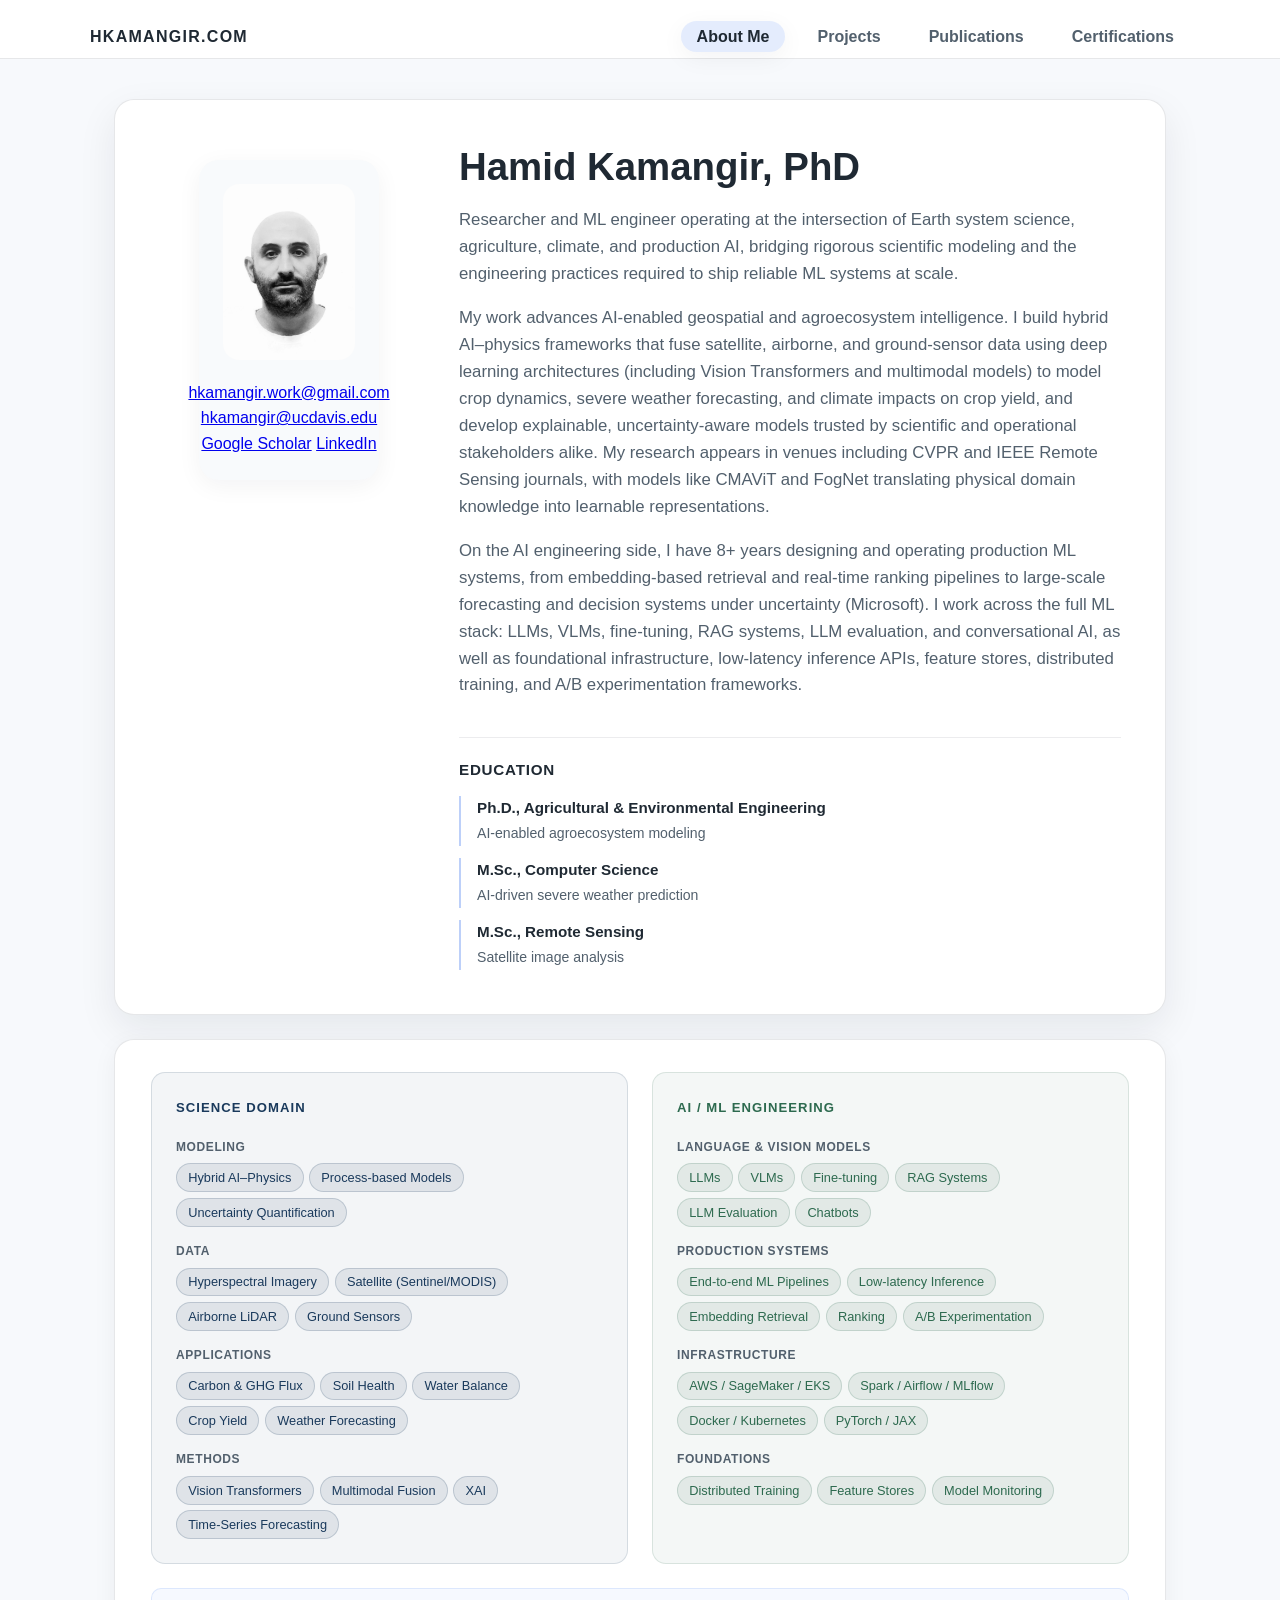
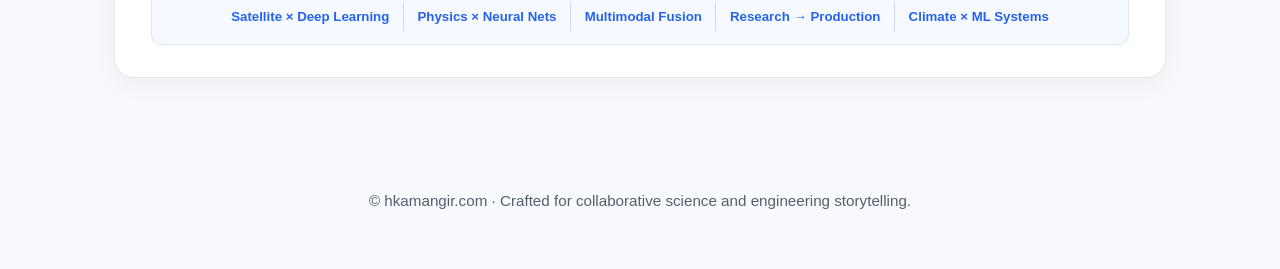
<file: index.html>
<!DOCTYPE html>
<html lang="en">
<head>
  <meta charset="UTF-8">
  <meta name="viewport" content="width=device-width, initial-scale=1.0">
  <title>hkamangir.com</title>
  <link rel="stylesheet" href="assets/css/styles.css">
</head>
<body>
  <header class="hero">
    <nav class="nav" aria-label="Primary navigation">
      <span class="nav__brand">hkamangir.com</span>
      <ul class="nav__links">
        <li><a href="index.html" class="nav__link nav__link--active">About Me</a></li>
        <li><a href="projects.html" class="nav__link">Projects</a></li>
        <li><a href="publications.html" class="nav__link">Publications</a></li>
        <li><a href="certifications.html" class="nav__link">Certifications</a></li>
      </ul>
    </nav>
  </header>

  <main class="main">
    <section class="intro" id="about">
      <div class="intro__layout">
        <figure class="intro__headshot">
          <img src="assets/images/headshot.jpeg" alt="Headshot of Hamid Kamangir">
          <figcaption class="intro__contact">
            <div class="contact-links">
              <a class="contact-link contact-link--email" href="mailto:hkamangir.work@gmail.com">hkamangir.work@gmail.com</a>
              <a class="contact-link contact-link--email" href="mailto:hkamangir@ucdavis.edu">hkamangir@ucdavis.edu</a>
              <a class="contact-link contact-link--scholar" href="https://scholar.google.com/citations?user=YLYJGQ8AAAAJ&hl=en" target="_blank" rel="noopener noreferrer">Google Scholar</a>
              <a class="contact-link contact-link--linkedin" href="https://www.linkedin.com/in/hamid-kamangir-00b90b5b/" target="_blank" rel="noopener noreferrer">LinkedIn</a>
            </div>
          </figcaption>
        </figure>
        <div class="intro__text">
          <h1 class="intro__title">Hamid Kamangir, PhD</h1>
          <p class="intro__bio">Researcher and ML engineer operating at the intersection of Earth system science, agriculture, climate, and production AI, bridging rigorous scientific modeling and the engineering practices required to ship reliable ML systems at scale.</p>
          <p class="intro__bio">My work advances AI-enabled geospatial and agroecosystem intelligence. I build hybrid AI–physics frameworks that fuse satellite, airborne, and ground-sensor data using deep learning architectures (including Vision Transformers and multimodal models) to model crop dynamics, severe weather forecasting, and climate impacts on crop yield, and develop explainable, uncertainty-aware models trusted by scientific and operational stakeholders alike. My research appears in venues including CVPR and IEEE Remote Sensing journals, with models like CMAViT and FogNet translating physical domain knowledge into learnable representations.</p>
          <p class="intro__bio">On the AI engineering side, I have 8+ years designing and operating production ML systems, from embedding-based retrieval and real-time ranking pipelines to large-scale forecasting and decision systems under uncertainty (Microsoft). I work across the full ML stack: LLMs, VLMs, fine-tuning, RAG systems, LLM evaluation, and conversational AI, as well as foundational infrastructure, low-latency inference APIs, feature stores, distributed training, and A/B experimentation frameworks.</p>

          <div class="intro__education">
            <h3 class="intro__education-title">Education</h3>
            <ul class="intro__edu-list">
              <li>
                <span class="edu-degree">Ph.D., Agricultural &amp; Environmental Engineering</span>
                <span class="edu-focus">AI-enabled agroecosystem modeling</span>
                <span class="edu-meta"><!-- University · Year --></span>
              </li>
              <li>
                <span class="edu-degree">M.Sc., Computer Science</span>
                <span class="edu-focus">AI-driven severe weather prediction</span>
                <span class="edu-meta"><!-- University · Year --></span>
              </li>
              <li>
                <span class="edu-degree">M.Sc., Remote Sensing</span>
                <span class="edu-focus">Satellite image analysis</span>
                <span class="edu-meta"><!-- University · Year --></span>
              </li>
            </ul>
          </div>
        </div>
      </div>
    </section>

    <!-- START: expertise-profile-card -->
    <style>
      .xp-card {
        margin-top: 1.5rem;
        background: var(--color-surface);
        border: 1px solid var(--color-border);
        border-radius: 20px;
        padding: 2rem 2.25rem;
        box-shadow: var(--shadow-subtle);
      }
      .xp-cols {
        display: grid;
        grid-template-columns: 1fr 1fr;
        gap: 1.5rem;
      }
      .xp-col {
        padding: 1.5rem;
        border-radius: 14px;
      }
      .xp-col--sci {
        background: rgba(26, 58, 92, 0.05);
        border: 1px solid rgba(26, 58, 92, 0.14);
      }
      .xp-col--eng {
        background: rgba(45, 106, 79, 0.05);
        border: 1px solid rgba(45, 106, 79, 0.14);
      }
      .xp-col__heading {
        margin: 0 0 1.25rem;
        font-size: 0.82rem;
        font-weight: 700;
        letter-spacing: 0.08em;
        text-transform: uppercase;
      }
      .xp-col--sci .xp-col__heading { color: #1a3a5c; }
      .xp-col--eng .xp-col__heading { color: #2d6a4f; }
      .xp-group { margin-bottom: 0.95rem; }
      .xp-group:last-child { margin-bottom: 0; }
      .xp-group__label {
        margin: 0 0 0.4rem;
        font-size: 0.75rem;
        font-weight: 700;
        letter-spacing: 0.05em;
        text-transform: uppercase;
        color: var(--color-text-muted);
      }
      .xp-chips {
        display: flex;
        flex-wrap: wrap;
        gap: 0.35rem;
      }
      .xp-chip {
        border-radius: 999px;
        padding: 0.18rem 0.7rem;
        font-size: 0.8rem;
        font-weight: 500;
        line-height: 1.65;
        font-family: var(--font-sans);
      }
      .xp-chip--sci {
        background: rgba(26, 58, 92, 0.09);
        color: #1a3a5c;
        border: 1px solid rgba(26, 58, 92, 0.18);
      }
      .xp-chip--eng {
        background: rgba(45, 106, 79, 0.09);
        color: #2d6a4f;
        border: 1px solid rgba(45, 106, 79, 0.18);
      }
      .xp-bridge {
        margin-top: 1.5rem;
        padding: 0.8rem 1rem;
        border-radius: 10px;
        background: rgba(37, 99, 235, 0.04);
        border: 1px solid rgba(37, 99, 235, 0.12);
        display: flex;
        flex-wrap: wrap;
        align-items: center;
        justify-content: center;
        gap: 0;
      }
      .xp-bridge__item {
        font-size: 0.83rem;
        font-weight: 600;
        color: var(--color-accent);
        padding: 0.25rem 0.85rem;
        border-right: 1px solid rgba(37, 99, 235, 0.22);
        white-space: nowrap;
      }
      .xp-bridge__item:last-child { border-right: none; }
      @media (max-width: 640px) {
        .xp-cols { grid-template-columns: 1fr; }
        .xp-card { padding: 1.5rem 1.25rem; }
        .xp-bridge__item {
          border-right: none;
          border-bottom: 1px solid rgba(37, 99, 235, 0.18);
          width: 100%;
          text-align: center;
          padding: 0.4rem 0.5rem;
        }
        .xp-bridge__item:last-child { border-bottom: none; }
      }
    </style>
    <section class="xp-card" aria-label="Expertise profile">
      <div class="xp-cols">

        <!-- Left: Science Domain -->
        <div class="xp-col xp-col--sci">
          <h3 class="xp-col__heading">Science Domain</h3>

          <div class="xp-group">
            <p class="xp-group__label">Modeling</p>
            <div class="xp-chips">
              <span class="xp-chip xp-chip--sci">Hybrid AI–Physics</span>
              <span class="xp-chip xp-chip--sci">Process-based Models</span>
              <span class="xp-chip xp-chip--sci">Uncertainty Quantification</span>
            </div>
          </div>

          <div class="xp-group">
            <p class="xp-group__label">Data</p>
            <div class="xp-chips">
              <span class="xp-chip xp-chip--sci">Hyperspectral Imagery</span>
              <span class="xp-chip xp-chip--sci">Satellite (Sentinel/MODIS)</span>
              <span class="xp-chip xp-chip--sci">Airborne LiDAR</span>
              <span class="xp-chip xp-chip--sci">Ground Sensors</span>
            </div>
          </div>

          <div class="xp-group">
            <p class="xp-group__label">Applications</p>
            <div class="xp-chips">
              <span class="xp-chip xp-chip--sci">Carbon &amp; GHG Flux</span>
              <span class="xp-chip xp-chip--sci">Soil Health</span>
              <span class="xp-chip xp-chip--sci">Water Balance</span>
              <span class="xp-chip xp-chip--sci">Crop Yield</span>
              <span class="xp-chip xp-chip--sci">Weather Forecasting</span>
            </div>
          </div>

          <div class="xp-group">
            <p class="xp-group__label">Methods</p>
            <div class="xp-chips">
              <span class="xp-chip xp-chip--sci">Vision Transformers</span>
              <span class="xp-chip xp-chip--sci">Multimodal Fusion</span>
              <span class="xp-chip xp-chip--sci">XAI</span>
              <span class="xp-chip xp-chip--sci">Time-Series Forecasting</span>
            </div>
          </div>
        </div>

        <!-- Right: AI / ML Engineering -->
        <div class="xp-col xp-col--eng">
          <h3 class="xp-col__heading">AI / ML Engineering</h3>

          <div class="xp-group">
            <p class="xp-group__label">Language &amp; Vision Models</p>
            <div class="xp-chips">
              <span class="xp-chip xp-chip--eng">LLMs</span>
              <span class="xp-chip xp-chip--eng">VLMs</span>
              <span class="xp-chip xp-chip--eng">Fine-tuning</span>
              <span class="xp-chip xp-chip--eng">RAG Systems</span>
              <span class="xp-chip xp-chip--eng">LLM Evaluation</span>
              <span class="xp-chip xp-chip--eng">Chatbots</span>
            </div>
          </div>

          <div class="xp-group">
            <p class="xp-group__label">Production Systems</p>
            <div class="xp-chips">
              <span class="xp-chip xp-chip--eng">End-to-end ML Pipelines</span>
              <span class="xp-chip xp-chip--eng">Low-latency Inference</span>
              <span class="xp-chip xp-chip--eng">Embedding Retrieval</span>
              <span class="xp-chip xp-chip--eng">Ranking</span>
              <span class="xp-chip xp-chip--eng">A/B Experimentation</span>
            </div>
          </div>

          <div class="xp-group">
            <p class="xp-group__label">Infrastructure</p>
            <div class="xp-chips">
              <span class="xp-chip xp-chip--eng">AWS / SageMaker / EKS</span>
              <span class="xp-chip xp-chip--eng">Spark / Airflow / MLflow</span>
              <span class="xp-chip xp-chip--eng">Docker / Kubernetes</span>
              <span class="xp-chip xp-chip--eng">PyTorch / JAX</span>
            </div>
          </div>

          <div class="xp-group">
            <p class="xp-group__label">Foundations</p>
            <div class="xp-chips">
              <span class="xp-chip xp-chip--eng">Distributed Training</span>
              <span class="xp-chip xp-chip--eng">Feature Stores</span>
              <span class="xp-chip xp-chip--eng">Model Monitoring</span>
            </div>
          </div>
        </div>

      </div>

      <!-- Bridge row -->
      <div class="xp-bridge" aria-label="Where science and engineering meet">
        <span class="xp-bridge__item">Satellite × Deep Learning</span>
        <span class="xp-bridge__item">Physics × Neural Nets</span>
        <span class="xp-bridge__item">Multimodal Fusion</span>
        <span class="xp-bridge__item">Research → Production</span>
        <span class="xp-bridge__item">Climate × ML Systems</span>
      </div>
    </section>
    <!-- END: expertise-profile-card -->

  </main>

  <footer class="footer">
    <p>© hkamangir.com · Crafted for collaborative science and engineering storytelling.</p>
  </footer>
</body>
</html>
</file>
<file: assets/css/styles.css>
:root {
  --color-bg: #f7f9fc;
  --color-surface: #ffffff;
  --color-accent: #2563eb;
  --color-accent-muted: #3b82f6;
  --color-text: #1f2933;
  --color-text-muted: #52606d;
  --color-border: rgba(15, 23, 42, 0.1);
  --shadow-soft: 0 14px 38px rgba(15, 23, 42, 0.08);
  --shadow-subtle: 0 6px 24px rgba(15, 23, 42, 0.05);
  --font-sans: "Inter", "Segoe UI", -apple-system, BlinkMacSystemFont, sans-serif;
  --transition: 220ms cubic-bezier(0.215, 0.61, 0.355, 1);
}

* {
  box-sizing: border-box;
}

html, body {
  margin: 0;
  padding: 0;
  background: var(--color-bg);
  color: var(--color-text);
  font-family: var(--font-sans);
  line-height: 1.6;
}

body {
  min-height: 100vh;
  display: flex;
  flex-direction: column;
}

.hero {
  background: var(--color-surface);
  border-bottom: 1px solid var(--color-border);
  padding: 1.5rem 1.5rem 0.5rem;
}

.nav {
  display: flex;
  justify-content: space-between;
  align-items: center;
  max-width: 1100px;
  margin: 0 auto;
}

.nav__brand {
  font-weight: 700;
  font-size: 1rem;
  letter-spacing: 0.08em;
  text-transform: uppercase;
  color: var(--color-text);
}

.nav__links {
  list-style: none;
  display: flex;
  gap: 1rem;
  margin: 0;
  padding: 0;
}

.nav__link {
  color: var(--color-text-muted);
  text-decoration: none;
  font-weight: 600;
  padding: 0.45rem 1rem;
  border-radius: 999px;
  transition: background var(--transition), color var(--transition), box-shadow var(--transition);
}

.nav__link:hover,
.nav__link:focus-visible {
  color: var(--color-text);
  background: rgba(37, 99, 235, 0.12);
  box-shadow: var(--shadow-subtle);
  outline: none;
}

.nav__link--active {
  color: var(--color-text);
  background: rgba(37, 99, 235, 0.12);
  box-shadow: var(--shadow-subtle);
}

.main {
  flex: 1;
  padding: 2.5rem 1.5rem 4rem;
  max-width: 1100px;
  width: 100%;
  margin: 0 auto;
}

.intro {
  background: var(--color-surface);
  border-radius: 20px;
  border: 1px solid var(--color-border);
  box-shadow: var(--shadow-soft);
  padding: 2.75rem;
  display: grid;
  gap: 2rem;
}

.intro__layout {
  display: grid;
  grid-template-columns: minmax(220px, 260px) 1fr;
  gap: 2.5rem;
  align-items: start;
}

.intro__headshot {
  background: #f8fafc;
  border-radius: 20px;
  padding: 1.5rem;
  box-shadow: var(--shadow-subtle);
  display: flex;
  flex-direction: column;
  align-items: center;
  gap: 1.25rem;
  text-align: center;
}

.intro__headshot img {
  width: 100%;
  max-width: 220px;
  aspect-ratio: 3 / 4;
  border-radius: 16px;
  object-fit: cover;
  background: linear-gradient(135deg, #e0e7ff 0%, #f1f5f9 100%);
}


.intro__text {
  display: grid;
  gap: 1.1rem;
}

.intro__title {
  margin: 0;
  font-size: clamp(1.9rem, 3vw, 2.4rem);
  line-height: 1.2;
}

.intro__bio {
  margin: 0;
  color: var(--color-text-muted);
  font-size: 1.05rem;
}

.intro__list {
  margin: 0;
  padding-left: 1.35rem;
  color: var(--color-text-muted);
  font-size: 1.02rem;
  display: grid;
  gap: 0.75rem;
}

.intro__list li {
  line-height: 1.55;
}




.intro__education {
  border-top: 1px solid rgba(15, 23, 42, 0.08);
  padding-top: 1.25rem;
  margin-top: 1.25rem;
}

.intro__education-title {
  margin: 0 0 0.85rem;
  font-size: 0.95rem;
  font-weight: 700;
  color: var(--color-text);
  text-transform: uppercase;
  letter-spacing: 0.05em;
}

.intro__edu-list {
  list-style: none;
  margin: 0;
  padding: 0;
  display: grid;
  gap: 0.75rem;
}

.intro__edu-list li {
  display: flex;
  flex-direction: column;
  gap: 0.1rem;
  padding-left: 1rem;
  border-left: 2px solid rgba(37, 99, 235, 0.3);
}

.edu-degree {
  font-weight: 700;
  font-size: 0.95rem;
  color: var(--color-text);
}

.edu-focus {
  font-size: 0.88rem;
  color: var(--color-text-muted);
}

.edu-meta {
  font-size: 0.83rem;
  color: var(--color-accent);
  font-weight: 600;
}

.intro__projects {
  border-top: 1px solid rgba(15, 23, 42, 0.08);
  padding-top: 1.5rem;
}

.intro__projects h3 {
  margin: 0 0 0.75rem;
  color: var(--color-text);
}

.intro__project-tags {
  display: flex;
  flex-wrap: wrap;
  gap: 0.75rem;
}

.intro__project-tag {
  background: rgba(37, 99, 235, 0.12);
  border: 1px solid transparent;
  border-radius: 999px;
  color: var(--color-accent);
  padding: 0.55rem 1.2rem;
  font-weight: 600;
  cursor: pointer;
  display: inline-block;
  text-decoration: none;
  transition: transform var(--transition), background var(--transition), border var(--transition);
}

.intro__project-tag:hover,
.intro__project-tag:focus-visible {
  transform: translateY(-2px);
  background: rgba(37, 99, 235, 0.2);
  border-color: var(--color-accent);
  outline: none;
}

.intro__project-tag[aria-pressed="true"] {
  background: rgba(37, 99, 235, 0.25);
  border-color: var(--color-accent);
  color: var(--color-text);
}

.pillars {
  margin-top: 3rem;
}

.pillars h2 {
  font-size: 2rem;
  margin-bottom: 1.5rem;
  color: var(--color-text);
}

.pillars__grid {
  display: grid;
  grid-template-columns: repeat(auto-fit, minmax(240px, 1fr));
  gap: 1.5rem;
}

.pillar-card {
  background: var(--color-surface);
  border-radius: 20px;
  padding: 1.85rem;
  border: 1px solid var(--color-border);
  box-shadow: var(--shadow-subtle);
  cursor: pointer;
  transition: transform var(--transition), border-color var(--transition), box-shadow var(--transition);
}

.pillar-card h3 {
  margin: 0 0 0.75rem;
  font-size: 1.35rem;
}

.pillar-card p {
  color: var(--color-text-muted);
  margin: 0 0 1.1rem;
}

.pillar-card__action {
  font-weight: 600;
  color: var(--color-accent);
}

.pillar-card:hover,
.pillar-card:focus-visible {
  transform: translateY(-6px);
  border-color: var(--color-accent);
  box-shadow: 0 20px 36px rgba(37, 99, 235, 0.12);
  outline: none;
}

.pillar-card[aria-selected="true"] {
  border-color: var(--color-accent);
  box-shadow: 0 16px 30px rgba(37, 99, 235, 0.16);
}

.details {
  margin-top: 3rem;
  padding: 2.75rem;
  background: var(--color-surface);
  border-radius: 24px;
  border: 1px solid var(--color-border);
  box-shadow: var(--shadow-soft);
}

.details__header h2 {
  margin: 0;
  font-size: 1.8rem;
}

.details__subtitle {
  color: var(--color-text-muted);
  margin: 0.35rem 0 2rem;
}

.details__content {
  display: grid;
  gap: 1.25rem;
  /* keep stacked strips: subprojects (top), summary (middle), visual (bottom) */
  grid-template-columns: 1fr;
}

.details__summary,
.details__visual {
  background: rgba(248, 250, 255, 0.7);
  border-radius: 18px;
  border: 1px solid rgba(15, 23, 42, 0.08);
  padding: 1.75rem;
  box-shadow: var(--shadow-subtle);
}

.details__summary h3,
.details__visual h3 {
  margin: 0;
}

.details__metrics {
  display: grid;
  gap: 1rem;
  margin: 1.5rem 0 0;
}

.details__subproject {
  margin-top: 1.5rem;
  padding: 1rem 1.25rem;
  border-radius: 14px;
  background: rgba(37, 99, 235, 0.08);
}

.details__subproject-title {
  margin: 0 0 0.45rem;
  font-size: 1.05rem;
}

.details__subproject-summary {
  margin: 0;
  color: var(--color-text-muted);
  font-size: 0.96rem;
}

.details__metrics dt {
  font-weight: 600;
  color: var(--color-accent);
}

.details__metrics dd {
  margin: 0;
  color: var(--color-text-muted);
}

.workflow {
  display: flex;
  gap: 1rem;
  flex-wrap: wrap;
  justify-content: center;
  align-items: stretch;
  min-height: 150px;
}

.workflow__step {
  position: relative;
  padding: 1.15rem 1rem;
  border-radius: 14px;
  border: 1px solid rgba(37, 99, 235, 0.2);
  background: rgba(37, 99, 235, 0.1);
  flex: 1 1 180px;
  min-width: 160px;
  text-align: center;
  transition: transform var(--transition), background var(--transition);
}

.workflow__step::after {
  content: "";
  position: absolute;
  top: 50%;
  right: -0.65rem;
  width: 12px;
  height: 12px;
  border-right: 2px solid var(--color-accent);
  border-bottom: 2px solid var(--color-accent);
  transform: translateY(-50%) rotate(-45deg);
  opacity: 0.65;
}

.workflow__step:last-child::after {
  display: none;
}

.workflow__step strong {
  display: block;
  margin-bottom: 0.25rem;
}

.workflow__step span {
  color: var(--color-text-muted);
  font-size: 0.9rem;
}

.workflow__step:hover {
  transform: translateY(-3px);
  background: rgba(37, 99, 235, 0.18);
}

.visual-grid {
  display: grid;
  grid-template-columns: repeat(auto-fit, minmax(320px, 1fr));
  gap: 1.5rem;
}

.visual-item {
  background: var(--color-surface);
  border-radius: 18px;
  border: 1px solid rgba(15, 23, 42, 0.08);
  padding: 1.25rem;
  box-shadow: var(--shadow-subtle);
  display: flex;
  flex-direction: column;
  gap: 0.85rem;
}

.visual-item figcaption {
  margin: 0;
  color: var(--color-text-muted);
  font-size: 0.92rem;
  text-align: center;
}

.visual-item--text {
  align-items: flex-start;
  gap: 0.65rem;
}

.visual-item--text figcaption {
  text-align: left;
}

.visual-step {
  font-weight: 700;
  color: var(--color-accent);
}

.visual-media {
  width: 100%;
  border-radius: 16px;
  object-fit: cover;
}

.visual-placeholder {
  margin: 0;
  color: var(--color-text-muted);
  font-size: 0.95rem;
}

/* visually-hidden utility */
.visually-hidden {
  position: absolute !important;
  height: 1px; width: 1px;
  overflow: hidden;
  clip: rect(1px, 1px, 1px, 1px);
  white-space: nowrap;
  border: 0; padding: 0; margin: -1px;
}

/* visual grid cross-fade */
.visual-grid {
  position: relative;
  min-height: 80px;
  transition: opacity 280ms var(--transition), transform 280ms var(--transition);
  opacity: 0;
}
.visual-grid.is-visible {
  opacity: 1;
}
.visual-grid .visual-item {
  transition: opacity 320ms var(--transition), transform 320ms var(--transition);
}

/* Certifications section */
.certifications {
  margin-top: 3rem;
  padding: 2.25rem 1.5rem 2.5rem;
  background: var(--color-surface);
  border-radius: 16px;
  border: 1px solid var(--color-border);
  box-shadow: var(--shadow-subtle);
}

.certifications--standalone {
  margin-top: 0;
  border-radius: 0;
  border-left: none;
  border-right: none;
  border-top: none;
  box-shadow: none;
  min-height: calc(100vh - 80px);
}
.certifications__inner {
  max-width: 1100px;
  margin: 0 auto;
}
.certifications h2 {
  margin: 0 0 0.5rem;
  color: var(--color-text);
}
.certifications__intro {
  margin: 0 0 1.25rem;
  color: var(--color-text-muted);
}
.cert-grid {
  display: grid;
  grid-template-columns: repeat(auto-fit, minmax(220px, 1fr));
  gap: 1rem;
}
.cert-card {
  background: var(--color-surface);
  border: 1px solid rgba(15,23,42,0.06);
  border-radius: 12px;
  padding: 0.6rem;
  display: flex;
  flex-direction: column;
  gap: 0.5rem;
  align-items: stretch;
  cursor: pointer;
  transition: transform var(--transition), box-shadow var(--transition);
}
.cert-card:focus,
.cert-card:hover { transform: translateY(-6px); box-shadow: var(--shadow-subtle); outline: none; }
.cert-thumb { width: 100%; height: 140px; object-fit: cover; border-radius: 8px; }
.cert-caption { font-size: 0.95rem; color: var(--color-text-muted); margin: 0.25rem 0 0; }

/* Lightbox */
.cert-lightbox {
  position: fixed; inset: 0; display: flex; align-items: center; justify-content: center;
  z-index: 1200; pointer-events: none;
}
.cert-lightbox__backdrop {
  position: absolute; inset: 0; background: rgba(2,6,23,0.6);
}
.cert-lightbox[hidden] { display: none; }
.cert-lightbox__panel {
  position: relative; background: var(--color-surface); border-radius: 12px; padding: 1rem; max-width: 1100px; width: calc(100% - 40px); box-shadow: 0 30px 80px rgba(2,6,23,0.5); display:flex; align-items:center; gap: 12px; pointer-events: auto;
}
.cert-lightbox__content { flex: 1 1 auto; text-align: center; }
.cert-lightbox__img { max-width: 100%; max-height: 70vh; border-radius: 8px; display:block; margin: 0 auto; }
.cert-lightbox__caption { margin-top: 0.5rem; color: var(--color-text-muted); }
.cert-lightbox__close { position: absolute; top: 8px; right: 8px; background: none; border: none; font-size: 1.25rem; cursor: pointer; }
.cert-lightbox__nav { background: none; border: none; font-size: 2.25rem; line-height:1; cursor:pointer; padding: 0 6px; color: var(--color-text); }
.cert-lightbox__prev { margin-left: 6px; }
.cert-lightbox__next { margin-right: 6px; }

@media (max-width: 720px) {
  .cert-lightbox__panel { flex-direction: column; max-height: 90vh; overflow: auto; }
  .cert-thumb { height: 160px; }
}

.details__subprojects {
  padding: 0.75rem 0.25rem 0;
}

.subproject-list {
  /* Grid of subproject cards laid out in columns that wrap responsively */
  display: grid;
  grid-template-columns: repeat(auto-fit, minmax(260px, 1fr));
  gap: 1rem;
  margin-top: 0.75rem;
  padding-bottom: 0.5rem;
}

.subproject-list .subproject-card {
  /* let the card size to the grid cell and stretch vertically */
  flex: none;
  width: 100%;
}

/* Subproject card compact layout with thumbnail */
.subproject-card {
  display: flex;
  gap: 0.85rem;
  align-items: flex-start;
}

.subproject-thumb {
  width: 140px;
  height: auto;
  aspect-ratio: 4 / 3;
  max-height: 110px;
  border-radius: 10px;
  object-fit: cover;
  flex-shrink: 0;
  background: linear-gradient(135deg, #eef2ff 0%, #f8fafc 100%);
  box-shadow: 0 6px 18px rgba(15,23,42,0.06);
}

.subproject-card__meta {
  display: -webkit-box;
  line-clamp: 3;
  -webkit-line-clamp: 3;
  -webkit-box-orient: vertical;
  overflow: hidden;
}

@media (max-width: 520px) {
  .subproject-card {
    flex-direction: column;
    align-items: stretch;
  }
  .subproject-thumb {
    width: 100%;
    height: 160px;
    aspect-ratio: 16 / 9;
    max-height: none;
    border-radius: 12px;
  }
}

/* entrance animations */
.subproject-card {
  opacity: 0;
  transform: translateY(6px);
  transition: opacity 320ms var(--transition), transform 320ms var(--transition);
}
.subproject-card.appear {
  opacity: 1;
  transform: none;
}

/* details panels fade */
.details__summary,
.details__visual {
  opacity: 0;
  transform: translateY(6px);
  transition: opacity 280ms var(--transition), transform 280ms var(--transition);
}
.details__summary.is-visible,
.details__visual.is-visible {
  opacity: 1;
  transform: none;
}

.subproject-card {
  background: var(--color-surface);
  border: 1px solid rgba(15, 23, 42, 0.1);
  border-radius: 14px;
  padding: 1.1rem 1.3rem;
  transition: transform var(--transition), border var(--transition), box-shadow var(--transition);
}

.subproject-card[aria-selected="true"] {
  border-color: var(--color-accent);
  box-shadow: 0 0 0 2px rgba(37, 99, 235, 0.15);
}

.subproject-card:hover,
.subproject-card:focus-visible {
  transform: translateY(-2px);
  border-color: var(--color-accent);
  box-shadow: var(--shadow-subtle);
  outline: none;
}

.subproject-card__title {
  margin: 0 0 0.35rem;
  font-size: 1.05rem;
}

.subproject-card__meta {
  margin: 0 0 0.75rem;
  color: var(--color-text-muted);
  font-size: 0.94rem;
}

.subproject-card__links {
  display: flex;
  flex-wrap: wrap;
  gap: 0.55rem;
  font-size: 0.9rem;
}

.subproject-card__link {
  color: var(--color-accent);
  text-decoration: none;
  font-weight: 600;
}

.subproject-card__link:hover,
.subproject-card__link:focus-visible {
  text-decoration: underline;
  outline: none;
}

.subproject-card__tags {
  display: flex;
  flex-wrap: wrap;
  gap: 0.4rem;
  margin-top: 0.75rem;
}

.subproject-card__tag {
  background: rgba(37, 99, 235, 0.12);
  border: 1px solid rgba(37, 99, 235, 0.25);
  border-radius: 999px;
  padding: 0.2rem 0.75rem;
  font-size: 0.78rem;
  font-weight: 600;
  color: var(--color-accent);
}

.details__subproject-tags {
  margin-top: 0.75rem;
  display: flex;
  flex-wrap: wrap;
  gap: 0.5rem;
}

.details__subproject-tag {
  background: rgba(37, 99, 235, 0.18);
  border-radius: 999px;
  padding: 0.25rem 0.8rem;
  font-size: 0.8rem;
  font-weight: 600;
  color: var(--color-accent);
}

/* Code snippet inside project snapshot */
.details__subproject-code {
  margin-top: 0.85rem;
}
.details__subproject-code pre {
  background: rgba(12,17,28,0.04);
  padding: 0.8rem;
  border-radius: 8px;
  overflow: auto;
  max-height: 220px;
  font-family: ui-monospace, SFMono-Regular, Menlo, Monaco, 'Roboto Mono', 'Courier New', monospace;
  font-size: 0.92rem;
  line-height: 1.35;
  margin: 0;
}

.workflow img.visual-media {
  max-width: 100%;
  border-radius: 16px;
  box-shadow: var(--shadow-subtle);
}

.subproject-empty {
  margin: 0;
  color: var(--color-text-muted);
  font-style: italic;
}

/* Project cards — projects page */
.proj-list {
  display: flex;
  flex-direction: column;
  gap: 2rem;
  padding: 2.5rem 1.5rem 4rem;
  max-width: 1100px;
  margin: 0 auto;
  width: 100%;
}

.proj-card {
  background: var(--color-surface);
  border: 1px solid var(--color-border);
  border-radius: 20px;
  box-shadow: var(--shadow-subtle);
  overflow: hidden;
  display: flex;
  flex-direction: row;
  transition: box-shadow var(--transition);
}

.proj-card:hover {
  box-shadow: var(--shadow-soft);
}

.proj-card__visual {
  width: 300px;
  flex-shrink: 0;
  background: #f0f4f8;
  display: flex;
  align-items: center;
  justify-content: center;
  overflow: hidden;
  /* stretches to match body height automatically via row flex */
}

.proj-card__visual img,
.proj-card__visual video {
  width: 100%;
  height: 100%;
  object-fit: contain;
  object-position: center;
  display: block;
  padding: 1.25rem;
  box-sizing: border-box;
}

.proj-card__placeholder {
  width: 100%;
  height: 100%;
  min-height: 260px;
  display: flex;
  flex-direction: column;
  align-items: center;
  justify-content: center;
  background: #0f172a;
  color: #64748b;
  gap: 0.85rem;
  padding: 1.5rem;
  text-align: center;
}

.proj-card__play {
  width: 52px;
  height: 52px;
  border-radius: 50%;
  border: 2px solid #475569;
  display: flex;
  align-items: center;
  justify-content: center;
  font-size: 1.3rem;
  color: #94a3b8;
}

.proj-card__placeholder-label {
  font-size: 0.82rem;
  font-weight: 600;
  color: #475569;
  letter-spacing: 0.04em;
}

.proj-card__body {
  padding: 2rem 2.25rem;
  display: flex;
  flex-direction: column;
  gap: 0.5rem;
  flex: 1;
  border-left: 1px solid var(--color-border);
}

.proj-card__label {
  margin: 0;
  font-size: 0.78rem;
  font-weight: 700;
  letter-spacing: 0.07em;
  text-transform: uppercase;
  color: var(--color-accent);
}

.proj-card__title {
  margin: 0.1rem 0 0;
  font-size: 1.22rem;
  font-weight: 700;
  line-height: 1.35;
  color: var(--color-text);
}

.proj-card__desc {
  margin: 0.35rem 0 0;
  font-size: 0.95rem;
  color: var(--color-text-muted);
  line-height: 1.6;
  flex: 1;
}

.proj-card__tags {
  display: flex;
  flex-wrap: wrap;
  gap: 0.4rem;
  margin-top: 0.6rem;
}

.proj-card__tag {
  background: rgba(37, 99, 235, 0.08);
  border: 1px solid rgba(37, 99, 235, 0.18);
  border-radius: 999px;
  padding: 0.18rem 0.72rem;
  font-size: 0.78rem;
  font-weight: 600;
  color: var(--color-accent);
}

.proj-card__links {
  display: flex;
  gap: 0.85rem;
  flex-wrap: wrap;
  margin-top: 1rem;
}

.proj-card__link {
  color: var(--color-accent);
  font-weight: 600;
  font-size: 0.9rem;
  text-decoration: none;
}

.proj-card__link:hover,
.proj-card__link:focus-visible {
  text-decoration: underline;
  outline: none;
}

@media (max-width: 720px) {
  .proj-card {
    flex-direction: column;
  }
  .proj-card__visual {
    width: 100%;
    height: 220px;
  }
  .proj-card__placeholder {
    min-height: 220px;
  }
  .proj-card__body {
    border-left: none;
    border-top: 1px solid var(--color-border);
    padding: 1.5rem 1.4rem;
  }
}

.publications {
  padding: 3.5rem 1.5rem 4rem;
  background: linear-gradient(180deg, rgba(247, 249, 252, 0) 0%, rgba(247, 249, 252, 1) 100%);
  border-top: 1px solid var(--color-border);
}

.publications--standalone {
  border-top: none;
}

/* Selected publications highlight section */
.selected-pubs {
  padding: 3rem 1.5rem 2.5rem;
  border-bottom: 1px solid var(--color-border);
  background: var(--color-surface);
}

.selected-pubs__inner {
  max-width: 1100px;
  margin: 0 auto;
}

.selected-pubs__inner h2 {
  color: var(--color-text);
  font-size: 2rem;
  margin: 0 0 1.75rem;
}

.selected-pubs__grid {
  display: flex;
  flex-direction: column;
  gap: 1.5rem;
}

.sel-pub-card {
  background: var(--color-bg);
  border: 1px solid var(--color-border);
  border-radius: 16px;
  box-shadow: var(--shadow-subtle);
  overflow: hidden;
  display: flex;
  flex-direction: row;
  transition: transform var(--transition), box-shadow var(--transition);
}

.sel-pub-card:hover {
  transform: translateY(-3px);
  box-shadow: var(--shadow-soft);
}

.sel-pub-card__visual {
  margin: 0;
  width: 260px;
  flex-shrink: 0;
  background: #f0f4f8;
  display: flex;
  align-items: center;
  justify-content: center;
  padding: 1.25rem;
}

.sel-pub-card__visual img {
  width: 100%;
  height: 210px;
  object-fit: contain;
  display: block;
}

.sel-pub-card__body {
  padding: 1.5rem 1.75rem;
  display: flex;
  flex-direction: column;
  gap: 0.4rem;
  flex: 1;
  border-left: 1px solid var(--color-border);
}

.sel-pub-card__venue {
  margin: 0;
  font-size: 0.82rem;
  font-weight: 700;
  letter-spacing: 0.04em;
  text-transform: uppercase;
  color: var(--color-accent);
}

.sel-pub-card__title {
  margin: 0.1rem 0 0;
  font-size: 1.08rem;
  font-weight: 700;
  line-height: 1.45;
  color: var(--color-text);
}

.sel-pub-card__desc {
  margin: 0.35rem 0 0;
  font-size: 0.93rem;
  color: var(--color-text-muted);
  line-height: 1.55;
}

.sel-pub-card__findings {
  margin: 0.5rem 0 0;
  padding-left: 1.2rem;
  display: grid;
  gap: 0.3rem;
  color: var(--color-text-muted);
  font-size: 0.9rem;
  line-height: 1.5;
  flex: 1;
}

.sel-pub-card__links {
  margin-top: 1rem;
  display: flex;
  gap: 0.75rem;
  flex-wrap: wrap;
}

.sel-pub-card__link {
  color: var(--color-accent);
  font-weight: 600;
  font-size: 0.9rem;
  text-decoration: none;
}

.sel-pub-card__link:hover,
.sel-pub-card__link:focus-visible {
  text-decoration: underline;
  outline: none;
}

@media (max-width: 720px) {
  .sel-pub-card {
    flex-direction: column;
  }
  .sel-pub-card__visual {
    width: 100%;
    padding: 1rem;
  }
  .sel-pub-card__visual img {
    height: 180px;
  }
  .sel-pub-card__body {
    border-left: none;
    border-top: 1px solid var(--color-border);
    padding: 1.25rem 1.4rem;
  }
}

.publications__content {
  max-width: 900px;
  margin: 0 auto;
  text-align: center;
  color: var(--color-text-muted);
}

.publications__content h2 {
  color: var(--color-text);
  font-size: 2rem;
  margin-bottom: 1rem;
}

.publications__scholar {
  display: inline-flex;
  align-items: center;
  gap: 0.4rem;
  margin-top: 0.25rem;
  font-weight: 600;
  color: var(--color-accent);
  text-decoration: none;
  transition: color var(--transition);
}

.publications__scholar:hover,
.publications__scholar:focus-visible {
  color: var(--color-accent-muted);
  outline: none;
}

.publications__group {
  margin-top: 2.5rem;
  text-align: left;
}

.publications__group:first-of-type {
  margin-top: 1.75rem;
}

.publications__group h3 {
  margin: 0 0 1rem;
  color: var(--color-text);
  font-size: 1.3rem;
}

.pub-year {
  margin-top: 1.75rem;
}

.pub-year:first-of-type {
  margin-top: 0.75rem;
}

.pub-year h4 {
  margin: 0 0 0.6rem;
  font-size: 1.1rem;
  color: var(--color-text);
}

.pub-list {
  margin: 0;
  padding-left: 1.2rem;
  display: grid;
  gap: 1rem;
  color: var(--color-text-muted);
  font-size: 1rem;
  line-height: 1.55;
}

.pub-list li strong {
  color: var(--color-text);
}

.pub-list li em {
  font-style: italic;
}


.footer {
  text-align: center;
  padding: 2rem 1rem 2.5rem;
  color: var(--color-text-muted);
  font-size: 0.95rem;
}

@media (min-width: 900px) {
  .details__content {
    /* keep stacked strips on wider screens as requested */
    grid-template-columns: 1fr;
    align-items: start;
  }
  /* Force two columns for subprojects on wider screens so they appear side-by-side */
  .subproject-list {
    grid-template-columns: repeat(2, minmax(260px, 1fr));
  }
}

/* Make subprojects appear in two columns earlier so many desktops and tablets show them side-by-side */
@media (min-width: 720px) {
  .subproject-list {
    grid-template-columns: repeat(2, minmax(240px, 1fr));
  }
}

@media (max-width: 900px) {
  .intro__layout {
    grid-template-columns: 1fr;
    text-align: center;
  }

  .intro__headshot {
    max-width: 320px;
    margin: 0 auto;
  }

  /* Contact links under headshot */
  .intro__contact { margin-top: 0.6rem; }
  .contact-links {
    display: flex;
    flex-direction: column;
    gap: 0.25rem;
    align-items: center;
  }
  .contact-link {
    color: var(--color-accent);
    text-decoration: none;
    font-weight: 600;
    font-size: 0.95rem;
  }
  .contact-link:hover,
  .contact-link:focus {
    text-decoration: underline;
  }

  @media (min-width: 720px) {
    .contact-links { flex-direction: row; gap: 0.9rem; }
  }
}

@media (max-width: 720px) {
  .visual-grid {
    grid-template-columns: 1fr;
  }

  .hero {
    padding: 1.25rem 1rem 0.5rem;
  }

  .nav {
    flex-direction: column;
    gap: 1rem;
  }

  .main {
    padding: 2rem 1rem 3rem;
  }

  .intro {
    padding: 2.25rem 1.5rem;
  }

  .details {
    padding: 2.25rem 1.5rem;
  }

  .workflow {
    flex-direction: column;
  }

  .workflow__step {
    width: 100%;
  }

  .workflow__step::after {
    left: 50%;
    right: auto;
    top: auto;
    bottom: -0.7rem;
    transform: translateX(-50%) rotate(45deg);
  }

  .intro__project-tags {
    flex-direction: column;
    align-items: stretch;
  }
}
</file>
